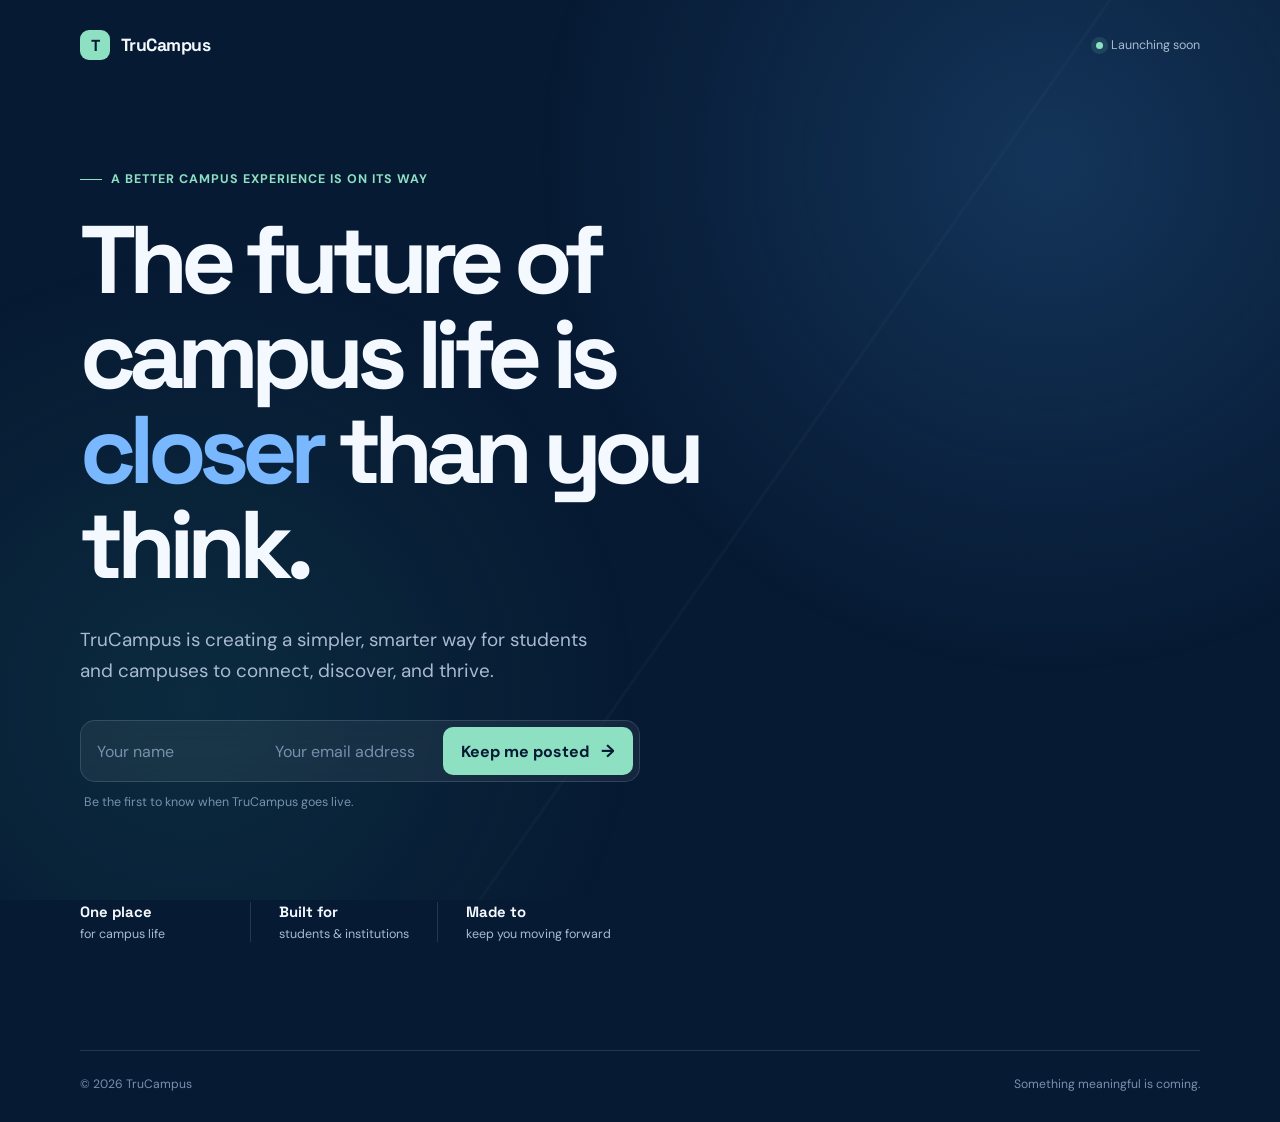
<file: index.html>
<!doctype html>
<html lang="en">
  <head>
    <meta charset="UTF-8" />
    <meta name="viewport" content="width=device-width, initial-scale=1.0" />
    <meta name="description" content="TruCampus is coming soon." />
    <meta name="theme-color" content="#071a33" />
    <title>TruCampus — Coming soon</title>
    <link rel="preconnect" href="https://fonts.googleapis.com" />
    <link rel="preconnect" href="https://fonts.gstatic.com" crossorigin />
    <link href="https://fonts.googleapis.com/css2?family=DM+Sans:wght@400;500;600;700&family=Space+Grotesk:wght@500;600;700&display=swap" rel="stylesheet" />
    <link rel="stylesheet" href="styles.css" />
  </head>
  <body>
    <main class="shell">
      <nav class="nav" aria-label="Main navigation">
        <a class="brand" href="/" aria-label="TruCampus home">
          <span class="brand-mark" aria-hidden="true">T</span>
          <span>TruCampus</span>
        </a>
        <span class="status"><span class="status-dot"></span>Launching soon</span>
      </nav>

      <section class="hero" aria-labelledby="page-title">
        <div class="eyebrow"><span></span> A better campus experience is on its way</div>
        <h1 id="page-title">The future of campus life is <em>closer</em> than you think.</h1>
        <p class="intro">
          TruCampus is creating a simpler, smarter way for students and campuses to connect,
          discover, and thrive.
        </p>

        <form
          class="signup-form"
          action="https://buttondown.com/api/emails/embed-subscribe/padhy"
          method="post"
        >
          <div class="form-fields">
            <label class="sr-only" for="name">Name</label>
            <input id="name" name="metadata__name" type="text" placeholder="Your name" autocomplete="name" required />
            <label class="sr-only" for="email">Email address</label>
            <input id="email" name="email" type="email" placeholder="Your email address" autocomplete="email" required />
          </div>
          <input type="hidden" name="embed" value="1" />
          <button type="submit">Keep me posted <span aria-hidden="true">→</span></button>
        </form>
        <p class="form-note">Be the first to know when TruCampus goes live.</p>

        <div class="signals" aria-label="TruCampus highlights">
          <div><strong>One place</strong><span>for campus life</span></div>
          <div><strong>Built for</strong><span>students &amp; institutions</span></div>
          <div><strong>Made to</strong><span>keep you moving forward</span></div>
        </div>
      </section>

      <footer class="footer">
        <span>© <span id="year">2026</span> TruCampus</span>
        <span>Something meaningful is coming.</span>
      </footer>
    </main>
    <script>
      document.getElementById('year').textContent = new Date().getFullYear();
    </script>
  </body>
</html>
</file>
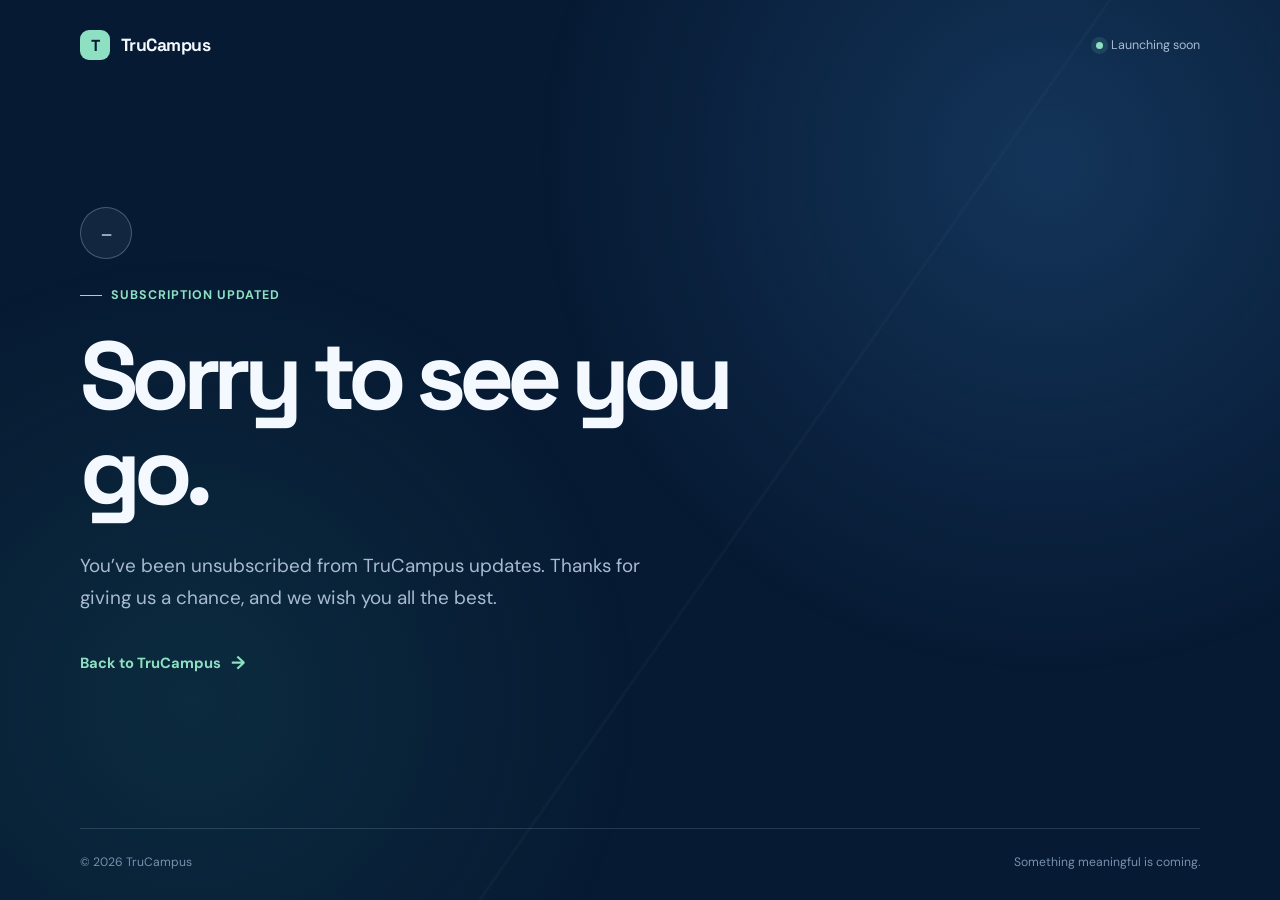
<file: sorry-to-see-you-go.html>
<!doctype html>
<html lang="en">
  <head>
    <meta charset="UTF-8" />
    <meta name="viewport" content="width=device-width, initial-scale=1.0" />
    <meta name="description" content="You have unsubscribed from TruCampus updates." />
    <meta name="theme-color" content="#071a33" />
    <title>Sorry to see you go — TruCampus</title>
    <link rel="preconnect" href="https://fonts.googleapis.com" />
    <link rel="preconnect" href="https://fonts.gstatic.com" crossorigin />
    <link href="https://fonts.googleapis.com/css2?family=DM+Sans:wght@400;500;600;700&family=Space+Grotesk:wght@500;600;700&display=swap" rel="stylesheet" />
    <link rel="stylesheet" href="styles.css" />
  </head>
  <body>
    <main class="shell message-shell">
      <nav class="nav" aria-label="Main navigation">
        <a class="brand" href="/" aria-label="TruCampus home">
          <span class="brand-mark" aria-hidden="true">T</span>
          <span>TruCampus</span>
        </a>
        <span class="status"><span class="status-dot"></span>Launching soon</span>
      </nav>
      <section class="message" aria-labelledby="page-title">
        <div class="message-icon message-icon-muted" aria-hidden="true">−</div>
        <div class="eyebrow"><span></span> Subscription updated</div>
        <h1 id="page-title">Sorry to see you go.</h1>
        <p class="intro">You’ve been unsubscribed from TruCampus updates. Thanks for giving us a chance, and we wish you all the best.</p>
        <a class="back-link" href="/">Back to TruCampus <span aria-hidden="true">→</span></a>
      </section>
      <footer class="footer">
        <span>© <span id="year">2026</span> TruCampus</span>
        <span>Something meaningful is coming.</span>
      </footer>
    </main>
    <script>document.getElementById('year').textContent = new Date().getFullYear();</script>
  </body>
</html>
</file>
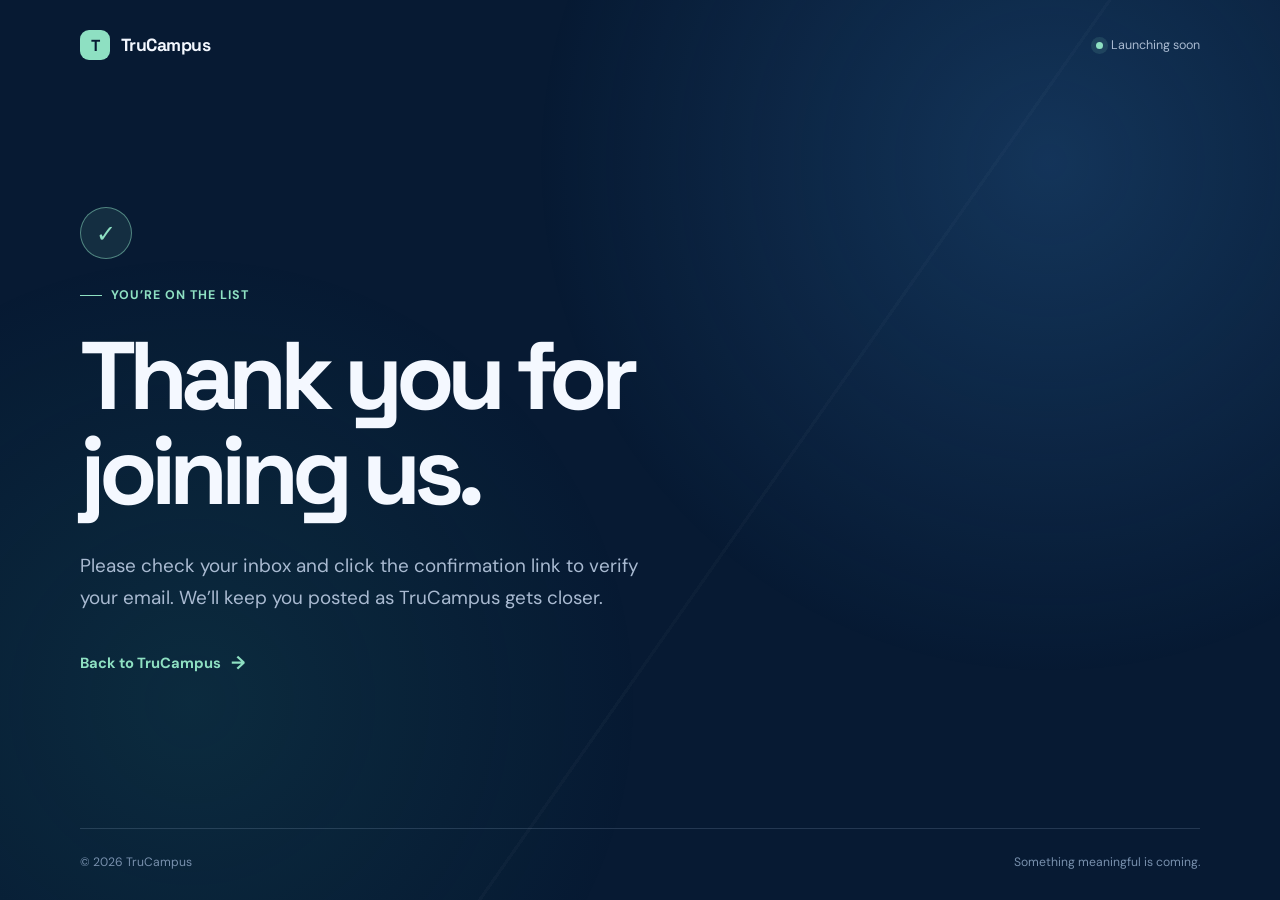
<file: thank-you.html>
<!doctype html>
<html lang="en">
  <head>
    <meta charset="UTF-8" />
    <meta name="viewport" content="width=device-width, initial-scale=1.0" />
    <meta name="description" content="Thanks for joining TruCampus." />
    <meta name="theme-color" content="#071a33" />
    <title>Thank you — TruCampus</title>
    <link rel="preconnect" href="https://fonts.googleapis.com" />
    <link rel="preconnect" href="https://fonts.gstatic.com" crossorigin />
    <link href="https://fonts.googleapis.com/css2?family=DM+Sans:wght@400;500;600;700&family=Space+Grotesk:wght@500;600;700&display=swap" rel="stylesheet" />
    <link rel="stylesheet" href="styles.css" />
  </head>
  <body>
    <main class="shell message-shell">
      <nav class="nav" aria-label="Main navigation">
        <a class="brand" href="/" aria-label="TruCampus home">
          <span class="brand-mark" aria-hidden="true">T</span>
          <span>TruCampus</span>
        </a>
        <span class="status"><span class="status-dot"></span>Launching soon</span>
      </nav>
      <section class="message" aria-labelledby="page-title">
        <div class="message-icon" aria-hidden="true">✓</div>
        <div class="eyebrow"><span></span> You’re on the list</div>
        <h1 id="page-title">Thank you for joining us.</h1>
        <p class="intro">Please check your inbox and click the confirmation link to verify your email. We’ll keep you posted as TruCampus gets closer.</p>
        <a class="back-link" href="/">Back to TruCampus <span aria-hidden="true">→</span></a>
      </section>
      <footer class="footer">
        <span>© <span id="year">2026</span> TruCampus</span>
        <span>Something meaningful is coming.</span>
      </footer>
    </main>
    <script>document.getElementById('year').textContent = new Date().getFullYear();</script>
  </body>
</html>
</file>
<file: styles.css>
:root {
  color-scheme: dark;
  --navy: #071a33;
  --ink: #f4f8ff;
  --muted: #a9bad1;
  --line: rgba(190, 216, 246, 0.16);
  --blue: #79b8ff;
  --mint: #8ee0c2;
}

* { box-sizing: border-box; }
html { min-width: 320px; }
body {
  margin: 0;
  min-height: 100vh;
  color: var(--ink);
  background: var(--navy);
  font-family: 'DM Sans', sans-serif;
}

body::before {
  position: fixed;
  inset: 0;
  z-index: -1;
  content: '';
  background:
    radial-gradient(circle at 82% 18%, rgba(52, 122, 190, 0.28), transparent 32rem),
    radial-gradient(circle at 15% 78%, rgba(42, 160, 140, 0.13), transparent 28rem),
    linear-gradient(125deg, transparent 0 58%, rgba(255, 255, 255, 0.025) 58% 58.2%, transparent 58.2%);
}

.shell { width: min(1120px, calc(100% - 48px)); min-height: 100vh; margin: 0 auto; display: flex; flex-direction: column; }
.nav { display: flex; justify-content: space-between; align-items: center; padding: 30px 0; }
.brand { display: inline-flex; align-items: center; gap: 11px; color: var(--ink); font-family: 'Space Grotesk', sans-serif; font-size: 1.1rem; font-weight: 700; text-decoration: none; letter-spacing: -0.03em; }
.brand-mark { display: grid; width: 30px; height: 30px; place-items: center; border-radius: 9px; color: var(--navy); background: var(--mint); font-size: 1rem; }
.status { display: inline-flex; align-items: center; gap: 8px; color: var(--muted); font-size: 0.78rem; }
.status-dot { width: 7px; height: 7px; border-radius: 50%; background: var(--mint); box-shadow: 0 0 0 5px rgba(142, 224, 194, 0.12); }
.hero { width: min(780px, 100%); margin: auto 0; padding: 9vh 0 12vh; }
.message-shell { min-height: 100vh; }
.message { width: min(700px, 100%); margin: auto 0; padding: 8vh 0 12vh; }
.message-icon { display: grid; width: 52px; height: 52px; margin-bottom: 28px; place-items: center; border: 1px solid rgba(142, 224, 194, 0.5); border-radius: 50%; color: var(--mint); background: rgba(142, 224, 194, 0.1); font-size: 1.5rem; }
.message-icon-muted { border-color: rgba(169, 186, 209, 0.35); color: var(--muted); background: rgba(169, 186, 209, 0.08); }
.message .intro { max-width: 570px; }
.back-link { display: inline-flex; align-items: center; gap: 10px; margin-top: 4px; color: var(--mint); font-size: 0.92rem; font-weight: 700; text-decoration: none; }
.back-link span { font-size: 1.15rem; transition: transform 160ms ease; }
.back-link:hover span { transform: translateX(4px); }
.eyebrow { display: flex; align-items: center; gap: 9px; margin-bottom: 26px; color: var(--mint); font-size: 0.78rem; font-weight: 700; letter-spacing: 0.08em; text-transform: uppercase; }
.eyebrow span { display: block; width: 22px; height: 1px; background: var(--mint); }
h1 { max-width: 780px; margin: 0; font-family: 'Space Grotesk', sans-serif; font-size: clamp(3.2rem, 7.5vw, 6.2rem); line-height: 0.99; letter-spacing: -0.075em; }
h1 em { color: var(--blue); font-style: normal; }
.intro { max-width: 520px; margin: 31px 0 34px; color: var(--muted); font-size: clamp(1rem, 1.8vw, 1.18rem); line-height: 1.65; }
.signup-form { display: flex; width: min(560px, 100%); padding: 6px; border: 1px solid var(--line); border-radius: 15px; background: rgba(255, 255, 255, 0.06); backdrop-filter: blur(12px); }
.form-fields { display: flex; min-width: 0; flex: 1; }
.signup-form input { min-width: 0; width: 50%; flex: 1; padding: 13px 10px; border: 0; outline: 0; color: var(--ink); background: transparent; font: inherit; }
.signup-form input + input { border-left: 1px solid var(--line); }
.signup-form input::placeholder { color: #7890ad; }
.signup-form button { padding: 13px 18px; border: 0; border-radius: 10px; color: var(--navy); background: var(--mint); font: inherit; font-weight: 700; cursor: pointer; transition: transform 160ms ease, background 160ms ease; }
.signup-form button:hover { background: #b3f0dc; transform: translateY(-1px); }
.signup-form button span { display: inline-block; margin-left: 8px; font-size: 1.1rem; }
.form-note { margin: 12px 0 0 4px; color: #7890ad; font-size: 0.78rem; }
.signals { display: flex; gap: 0; margin-top: 92px; }
.signals div { min-width: 170px; padding: 0 28px; border-left: 1px solid var(--line); }
.signals div:first-child { padding-left: 0; border-left: 0; }
.signals strong, .signals span { display: block; }
.signals strong { margin-bottom: 5px; font-family: 'Space Grotesk', sans-serif; font-size: 0.93rem; }
.signals span { color: var(--muted); font-size: 0.78rem; }
.footer { display: flex; justify-content: space-between; padding: 25px 0 30px; border-top: 1px solid var(--line); color: #7890ad; font-size: 0.76rem; }
.sr-only { position: absolute; width: 1px; height: 1px; padding: 0; overflow: hidden; clip: rect(0, 0, 0, 0); white-space: nowrap; border: 0; }

@media (max-width: 620px) {
  .shell { width: min(100% - 32px, 1120px); }
  .nav { padding: 22px 0; }
  .status { font-size: 0.7rem; }
  .hero { padding: 10vh 0 11vh; }
  h1 { font-size: clamp(3rem, 15vw, 5rem); }
  .signup-form { display: block; padding: 8px; }
  .form-fields { display: block; }
  .signup-form input, .signup-form button { display: block; width: 100%; }
  .signup-form input + input { border-top: 1px solid var(--line); border-left: 0; }
  .signup-form input { padding: 14px 12px; }
  .signals { display: grid; gap: 20px; margin-top: 62px; }
  .signals div, .signals div:first-child { padding: 0 0 0 16px; border-left: 1px solid var(--line); }
  .footer { gap: 12px; flex-direction: column; }
}
</file>
